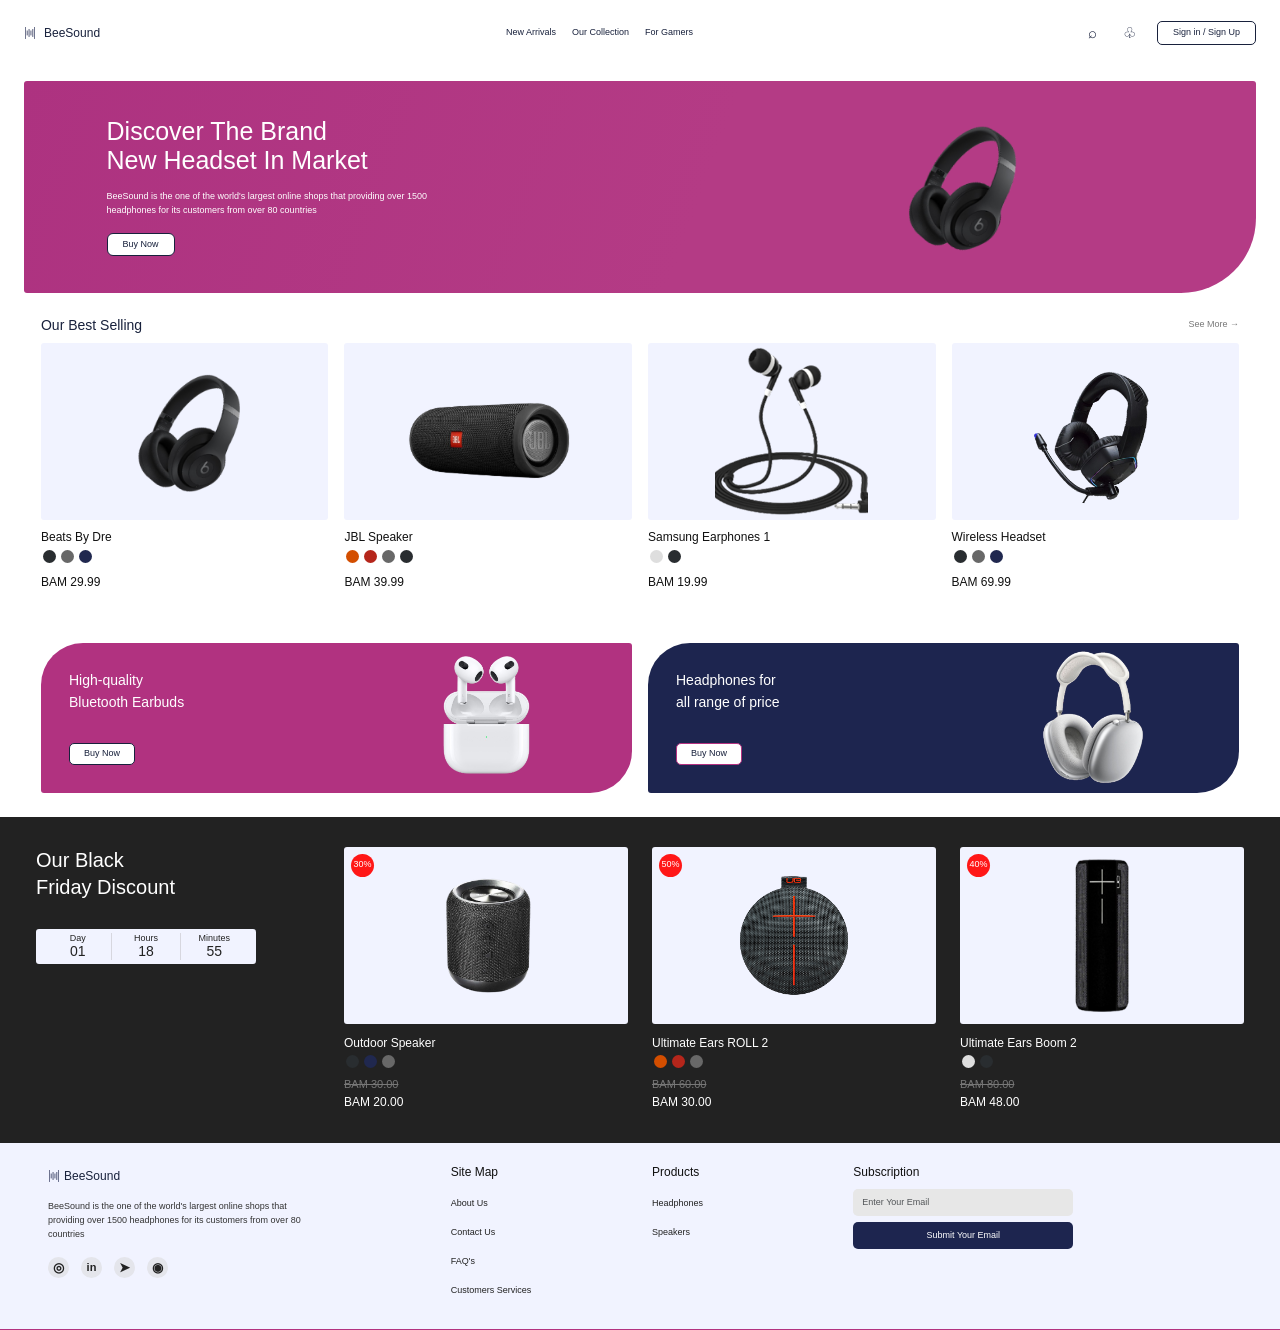
<file: index.html>
<!DOCTYPE html>
<html lang="en">

<head>
    <meta charset="UTF-8">
    <meta name="viewport" content="width=device-width, initial-scale=1.0">

    <title>BeeSound</title>

    <!-- Bootstrap CSS -->
    <link
        href="https://cdn.jsdelivr.net/npm/bootstrap@5.3.8/dist/css/bootstrap.min.css"
        rel="stylesheet">

    <!-- Custom CSS -->
    <link rel="stylesheet" href="try.css">
</head>

<body>

    <!-- Navbar -->
    <nav class="navbar navbar-expand-lg bg-white">
        <div class="container-fluid px-4">

            <!-- Logo -->
            <a class="navbar-brand d-flex align-items-center gap-2"
               href="index.html">

                <img src="Vector.svg"
                     alt="BeeSound Logo"
                     width="30"
                     height="30">

                <span>BeeSound</span>
            </a>

            <!-- Mobile Menu Button -->
            <button
                class="navbar-toggler"
                type="button"
                data-bs-toggle="collapse"
                data-bs-target="#mainNavbar"
                aria-controls="mainNavbar"
                aria-expanded="false"
                aria-label="Toggle navigation">

                <span class="navbar-toggler-icon"></span>
            </button>

            <!-- Navigation Links -->
            <div class="collapse navbar-collapse" id="mainNavbar">

                <ul class="navbar-nav mx-auto mb-2 mb-lg-0">

                    <li class="nav-item">
                        <a class="nav-link" href="#new-arrivals">
                            New Arrivals
                        </a>
                    </li>

                    <li class="nav-item">
                        <a class="nav-link" href="Our Collection.html">
                            Our Collection
                        </a>
                    </li>

                    <li class="nav-item">
                        <a class="nav-link" href="#black-friday">
                            For Gamers
                        </a>
                    </li>

                </ul>

                <!-- Navbar Actions -->
                <div class="navbar-actions d-flex align-items-center gap-3">

                    <button
                        class="btn icon-btn"
                        type="button"
                        aria-label="Search">
                        ⌕
                    </button>

                    <a
                        class="btn icon-btn"
                        href="cart.html"
                        aria-label="Shopping bag">
                        ♧
                    </a>

                    <a href="login.html" class="btn login-btn">
                        Sign in / Sign Up
                    </a>

                </div>

            </div>
        </div>
    </nav>


    <!-- Hero Banner -->
    <section class="container-fluid hero-container">

        <div class="hero-section">

            <div class="row align-items-center h-100">

                <!-- Text Content -->
                <div class="col-8 col-md-7 hero-content">

                    <h1>
                        Discover The Brand<br>
                        New Headset In Market
                    </h1>

                    <p>
                        BeeSound is the one of the world's largest online
                        shops that providing over 1500 headphones for its
                        customers from over 80 countries
                    </p>

                    <a href="Our Collection.html" class="btn buy-btn">
                        Buy Now
                    </a>

                </div>

                <!-- Headphone Image -->
                <div class="col-4 col-md-5 hero-image">

                    <img
                        src="headphone.png"
                        alt="Beats Headphones"
                        class="img-fluid">

                </div>

            </div>

        </div>

    </section>


   
<!-- Best Selling Section -->
<section class="container-fluid best-selling-section" id="new-arrivals">

    <div class="section-heading d-flex justify-content-between align-items-center">
        <h2>Our Best Selling</h2>

        <a href="Our Collection.html" class="see-more">
            See More →
        </a>
    </div>

    <div class="row g-3">

        <!-- Product 1 -->
        <div class="col-6 col-lg-3">
            <a href="product-details.html" class="product-card">
                <div class="product-image">
                    <img src="headphone.png" alt="Beats By Dre" class="img-fluid">
                </div>
                <h3>Beats By Dre</h3>
                <div class="product-colors">
                    <span class="color black"></span>
                    <span class="color gray"></span>
                    <span class="color navy"></span>
                </div>
                <p class="product-price">BAM 29.99</p>
            </a>
        </div>

        <!-- Product 2 -->
        <div class="col-6 col-lg-3">
            <a href="product-details.html" class="product-card">
                <div class="product-image">
                    <img src="item2.png" alt="JBL Speaker" class="img-fluid">
                </div>
                <h3>JBL Speaker</h3>
                <div class="product-colors">
                    <span class="color orange"></span>
                    <span class="color red"></span>
                    <span class="color gray"></span>
                    <span class="color black"></span>
                </div>
                <p class="product-price">BAM 39.99</p>
            </a>
        </div>

        <!-- Product 3 -->
        <div class="col-6 col-lg-3">
            <a href="product-details.html" class="product-card">
                <div class="product-image">
                    <img src="item3.png" alt="Samsung Earphones" class="img-fluid">
                </div>
                <h3>Samsung Earphones 1</h3>
                <div class="product-colors">
                    <span class="color light-gray"></span>
                    <span class="color black"></span>
                </div>
                <p class="product-price">BAM 19.99</p>
            </a>
        </div>

        <!-- Product 4 -->
        <div class="col-6 col-lg-3">
            <a href="product-details.html" class="product-card">
                <div class="product-image">
                    <img src="item4.png" alt="Wireless Headset" class="img-fluid">
                </div>
                <h3>Wireless Headset</h3>
                <div class="product-colors">
                    <span class="color black"></span>
                    <span class="color gray"></span>
                    <span class="color navy"></span>
                </div>
                <p class="product-price">BAM 69.99</p>
            </a>
        </div>

    </div>
</section>


<!-- Promotional Banners -->
<section class="container-fluid promo-section">

    <div class="row g-3">

        <!-- Earbuds Banner -->
        <div class="col-12 col-md-6">
            <div class="promo-card promo-pink">

                <div class="promo-content">
                    <h3>
                        High-quality<br>
                        Bluetooth Earbuds
                    </h3>

                    <a href="Our Collection.html" class="btn promo-btn">
                        Buy Now
                    </a>
                </div>

                <div class="promo-image">
                    <img src="new1.png" alt="Bluetooth Earbuds" class="img-fluid">
                </div>

            </div>
        </div>

        <!-- Headphones Banner -->
        <div class="col-12 col-md-6">
            <div class="promo-card promo-blue">

                <div class="promo-content">
                    <h3>
                        Headphones for<br>
                        all range of price
                    </h3>

                    <a href="Our Collection.html" class="btn promo-btn">
                        Buy Now
                    </a>
                </div>

                <div class="promo-image">
                    <img src="new3.png" alt="Over-ear Headphones" class="img-fluid">
                </div>

            </div>
        </div>

    </div>
</section>


<!-- Black Friday Section -->
<section class="black-friday-section" id="black-friday">

    <div class="container-fluid">
        <div class="row g-4 align-items-start">

            <!-- Title and Countdown -->
            <div class="col-12 col-md-3 black-friday-info">

                <h2>
                    Our Black<br>
                    Friday Discount
                </h2>

                <div class="countdown-box">

                    <div class="countdown-item">
                        <span>Day</span>
                        <strong>01</strong>
                    </div>

                    <div class="countdown-item">
                        <span>Hours</span>
                        <strong>18</strong>
                    </div>

                    <div class="countdown-item">
                        <span>Minutes</span>
                        <strong>55</strong>
                    </div>

                </div>

            </div>


            <!-- Product 1 -->
            <div class="col-6 col-md-3 col-lg-3">
                <a href="Our Collection.html" class="discount-product">

                    <div class="discount-image">
                        <span class="discount-badge">30%</span>
                        <img src="offer1.png"
                             alt="Outdoor Speaker"
                             class="img-fluid">
                    </div>

                    <h3>Outdoor Speaker</h3>

                    <div class="product-colors">
                        <span class="color black"></span>
                        <span class="color navy"></span>
                        <span class="color gray"></span>
                    </div>

                    <p class="old-price">BAM 30.00</p>
                    <p class="new-price">BAM 20.00</p>

                </a>
            </div>


            <!-- Product 2 -->
            <div class="col-6 col-md-3 col-lg-3">
                <a href="Our Collection.html" class="discount-product">

                    <div class="discount-image">
                        <span class="discount-badge">50%</span>
                        <img src="offer2.png"
                             alt="Ultimate Ears ROLL 2"
                             class="img-fluid">
                    </div>

                    <h3>Ultimate Ears ROLL 2</h3>

                    <div class="product-colors">
                        <span class="color orange"></span>
                        <span class="color red"></span>
                        <span class="color gray"></span>
                    </div>

                    <p class="old-price">BAM 60.00</p>
                    <p class="new-price">BAM 30.00</p>

                </a>
            </div>


            <!-- Product 3 -->
            <div class="col-6 col-md-3 col-lg-3">
                <a href="Our Collection.html" class="discount-product">

                    <div class="discount-image">
                        <span class="discount-badge">40%</span>
                        <img src="offer3.png"
                             alt="Ultimate Ears Boom 2"
                             class="img-fluid">
                    </div>

                    <h3>Ultimate Ears Boom 2</h3>

                    <div class="product-colors">
                        <span class="color light-gray"></span>
                        <span class="color black"></span>
                    </div>

                    <p class="old-price">BAM 80.00</p>
                    <p class="new-price">BAM 48.00</p>

                </a>
            </div>

        </div>
    </div>

</section>

<!-- Footer -->
<footer class="footer-section">

    <div class="container-fluid px-4 px-md-5">
        <div class="row g-4">

            <!-- Logo and Description -->
            <div class="col-12 col-md-4 col-lg-4 footer-about">

                <a href="index.html" class="footer-logo">
                    <img src="Vector.svg" alt="BeeSound Logo">
                    <span>BeeSound</span>
                </a>

                <p class="footer-description">
                    BeeSound is the one of the world's largest online
                    shops that providing over 1500 headphones for
                    its customers from over 80 countries
                </p>

                <!-- Social Media -->
                <div class="social-links">

                    <a href="#" aria-label="Instagram">
                        <span class="social-icon">◎</span>
                    </a>

                    <a href="#" aria-label="LinkedIn">
                        <span class="social-icon linkedin">in</span>
                    </a>

                    <a href="#" aria-label="Telegram">
                        <span class="social-icon">➤</span>
                    </a>

                    <a href="#" aria-label="WhatsApp">
                        <span class="social-icon">◉</span>
                    </a>

                </div>

            </div>


            <!-- Site Map -->
            <div class="col-6 col-md-2 footer-column">

                <h3>Site Map</h3>

                <ul class="list-unstyled">
                    <li><a href="#about">About Us</a></li>
                    <li><a href="#contact">Contact Us</a></li>
                    <li><a href="#faqs">FAQ's</a></li>
                    <li><a href="#services">Customers Services</a></li>
                </ul>

            </div>


            <!-- Products -->
            <div class="col-6 col-md-2 footer-column">

                <h3>Products</h3>

                <ul class="list-unstyled">
                    <li><a href="ourCollection.html">Headphones</a></li>
                    <li><a href="ourCollection.html">Speakers</a></li>
                </ul>

            </div>


            <!-- Subscription -->
            <div class="col-12 col-md-4 col-lg-4 footer-subscription">

                <h3>Subscription</h3>

                <form class="subscription-form">

                    <label for="email" class="visually-hidden">
                        Enter Your Email
                    </label>

                    <input
                        type="email"
                        id="email"
                        class="form-control"
                        placeholder="Enter Your Email"
                        required>

                    <button type="submit" class="btn subscribe-btn">
                        Submit Your Email
                    </button>

                </form>

            </div>

        </div>
    </div>

</footer>



    <!-- Bootstrap JavaScript -->
    <script
        src="https://cdn.jsdelivr.net/npm/bootstrap@5.3.8/dist/js/bootstrap.bundle.min.js">
    </script>

</body>
</html>
</file>
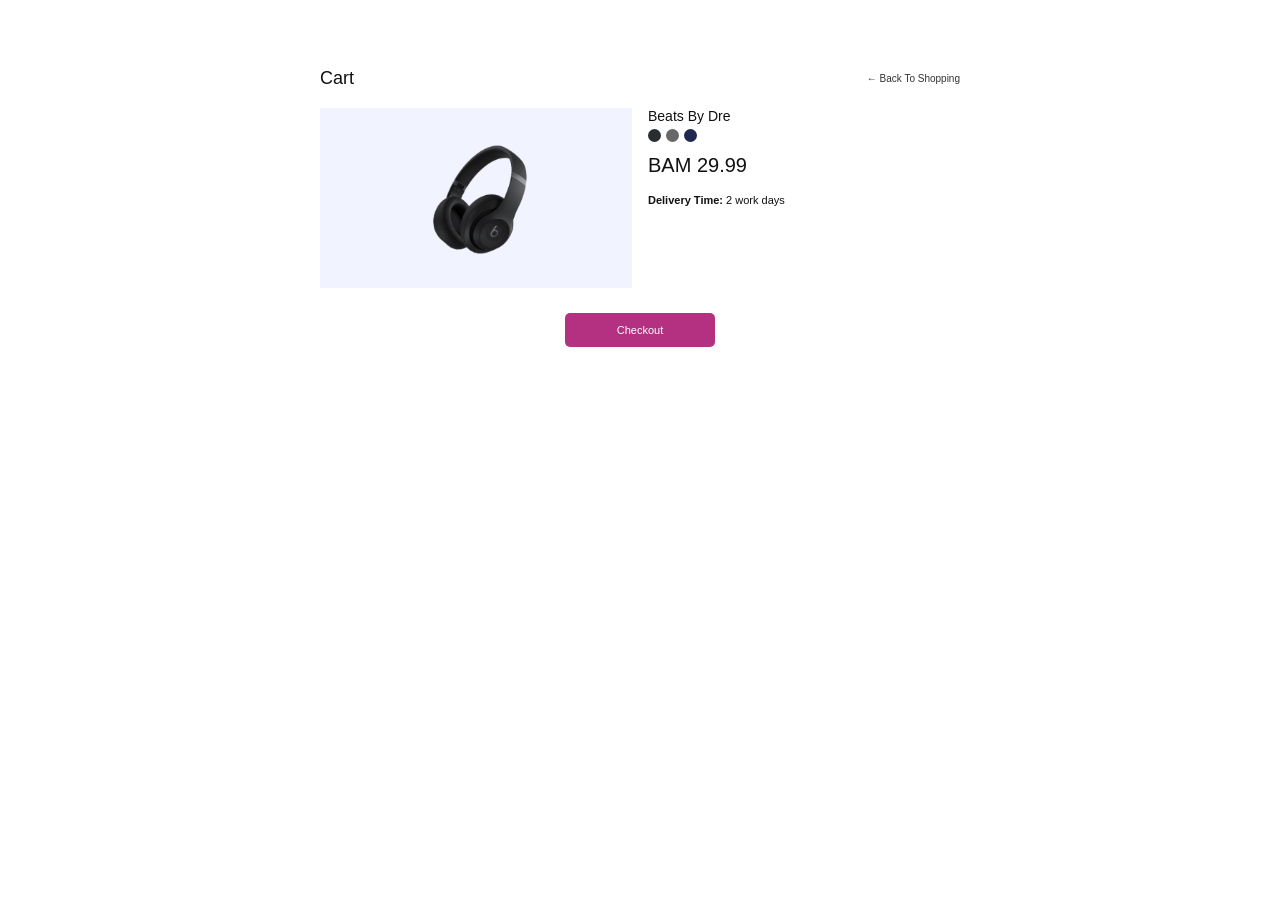
<file: cart.html>
<!DOCTYPE html>
<html lang="en">
<head>
    <meta charset="UTF-8">
    <meta name="viewport" content="width=device-width, initial-scale=1.0">
    <title>BeeSound - Cart</title>

    <link href="https://cdn.jsdelivr.net/npm/bootstrap@5.3.8/dist/css/bootstrap.min.css"
          rel="stylesheet">
    <link rel="stylesheet" href="cart.css">
</head>
<body>

<div class="container cart-page">

    <div class="page-header d-flex justify-content-between align-items-center">
        <h1>Cart</h1>
        <a href="Our Collection.html" class="back-link">← Back To Shopping</a>
    </div>

    <div class="row g-3">
        <div class="col-12 col-sm-6 col-md-6">
            <div class="cart-image">
                <img src="headphone.png" alt="Beats By Dre" class="img-fluid">
            </div>
        </div>

        <div class="col-12 col-sm-6 col-md-6">
            <div class="cart-info">
                <h2>Beats By Dre</h2>

                <div class="product-colors">
                    <span class="color black"></span>
                    <span class="color gray"></span>
                    <span class="color navy"></span>
                </div>

                <p class="price">BAM 29.99</p>
                <p class="delivery">
                    <strong>Delivery Time:</strong> 2 work days
                </p>
            </div>
        </div>
    </div>

    <div class="cart-footer">
        <a href="checkout.html" class="btn pink-btn">Checkout</a>
    </div>

</div>

</body>
</html>
</file>
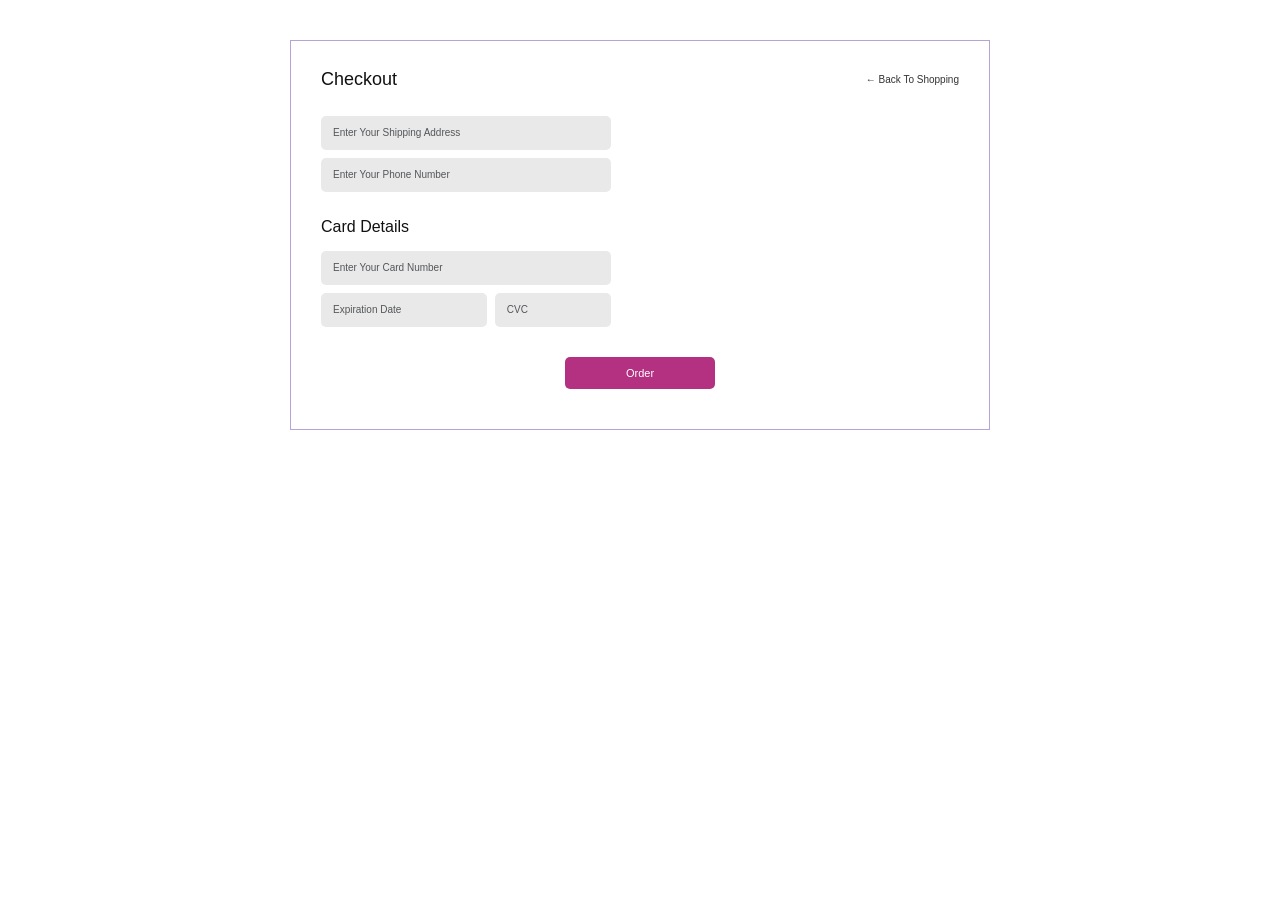
<file: checkout.html>
<!DOCTYPE html>
<html lang="en">
<head>
    <meta charset="UTF-8">
    <meta name="viewport" content="width=device-width, initial-scale=1.0">
    <title>BeeSound - Checkout</title>

    <link href="https://cdn.jsdelivr.net/npm/bootstrap@5.3.8/dist/css/bootstrap.min.css"
          rel="stylesheet">
    <link rel="stylesheet" href="checkout.css">
</head>
<body>

<div class="container checkout-page">

    <div class="page-header d-flex justify-content-between align-items-center">
        <h1>Checkout</h1>
        <a href="cart.html" class="back-link">← Back To Shopping</a>
    </div>

    <form action="#" method="post">

        <div class="shipping-fields">
            <label for="address" class="visually-hidden">Shipping Address</label>
            <input type="text" id="address" name="address"
                   class="form-control"
                   placeholder="Enter Your Shipping Address"
                   required>

            <label for="phone" class="visually-hidden">Phone Number</label>
            <input type="tel" id="phone" name="phone"
                   class="form-control"
                   placeholder="Enter Your Phone Number"
                   required>
        </div>

        <h2 class="card-title">Card Details</h2>

        <div class="payment-fields">
            <label for="cardNumber" class="visually-hidden">Card Number</label>
            <input type="text" id="cardNumber" name="cardNumber"
                   class="form-control"
                   placeholder="Enter Your Card Number"
                   inputmode="numeric"
                   autocomplete="cc-number"
                   required>

            <div class="row g-2">
                <div class="col-7">
                    <label for="expiry" class="visually-hidden">Expiration Date</label>
                    <input type="text" id="expiry" name="expiry"
                           class="form-control"
                           placeholder="Expiration Date"
                           autocomplete="cc-exp"
                           required>
                </div>

                <div class="col-5">
                    <label for="cvc" class="visually-hidden">CVC</label>
                    <input type="password" id="cvc" name="cvc"
                           class="form-control"
                           placeholder="CVC"
                           inputmode="numeric"
                           autocomplete="cc-csc"
                           required>
                </div>
            </div>
        </div>

        <div class="checkout-footer">
            <button type="submit" class="btn pink-btn">Order</button>
        </div>

    </form>

</div>

</body>
</html>
</file>
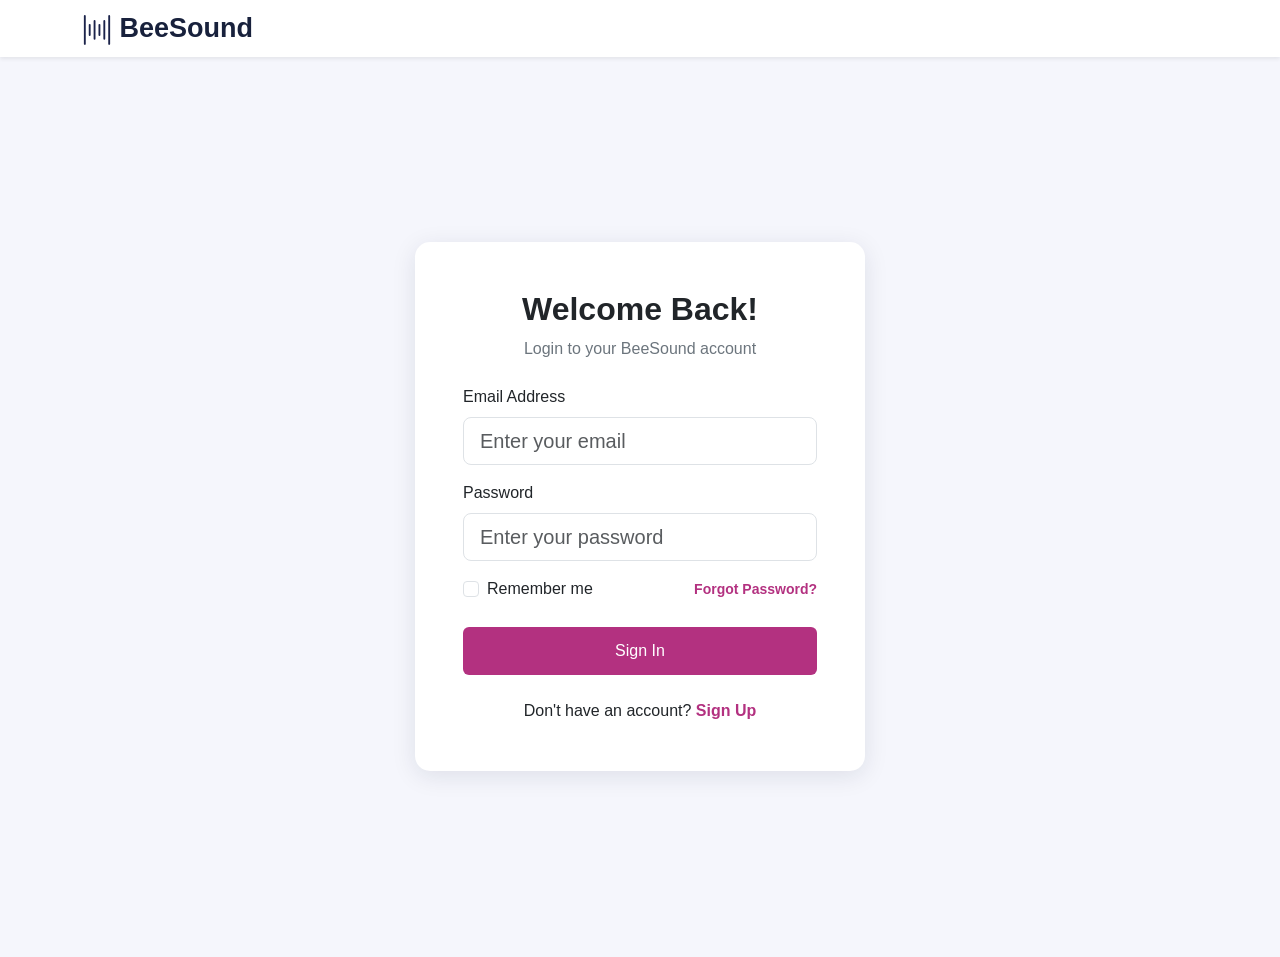
<file: login.html>
<!DOCTYPE html>
<html lang="en">

<head>
    <meta charset="UTF-8">
    <meta name="viewport" content="width=device-width, initial-scale=1.0">

    <title>BeeSound | Login & Sign Up</title>

    <!-- Bootstrap -->
    <link
        href="https://cdn.jsdelivr.net/npm/bootstrap@5.3.3/dist/css/bootstrap.min.css"
        rel="stylesheet"
    >

    <style>
        body {
            background: #f5f6fc;
            font-family: Arial, sans-serif;
            color: #18213c;
        }

        .logo {
            font-size: 27px;
            font-weight: bold;
            text-decoration: none;
            color: #18213c;
        }

        .auth-card {
            width: 100%;
            max-width: 450px;
            border: none;
            border-radius: 15px;
            box-shadow: 0 5px 25px rgba(24, 33, 60, 0.1);
        }

        .btn-main {
            background: #b33180;
            color: white;
            border: none;
            padding: 12px;
        }

        .btn-main:hover {
            background: #982567;
            color: white;
        }

        .custom-link {
            color: #b33180;
            text-decoration: none;
            font-weight: bold;
            cursor: pointer;
        }

        .custom-link:hover {
            text-decoration: underline;
        }

        .form-control:focus {
            border-color: #b33180;
            box-shadow: 0 0 0 0.2rem rgba(179, 49, 128, 0.15);
        }
    </style>
</head>

<body>

    <!-- Navbar -->
    <nav class="navbar bg-white shadow-sm">
        <div class="container">
            <a href="index.html" class="logo">  <img src="Vector.svg"
                     alt="BeeSound Logo"
                     width="30"
                     height="30">

                <span>BeeSound</span>
            </a>

        </div>
    </nav>

    <!-- Auth Section -->
    <section class="container min-vh-100 d-flex justify-content-center align-items-center py-4">

        <div class="card auth-card">
            <div class="card-body p-4 p-md-5">

                <!-- LOGIN FORM -->
                <div id="loginSection">

                    <h2 class="text-center fw-bold mb-2">
                        Welcome Back!
                    </h2>

                    <p class="text-center text-secondary mb-4">
                        Login to your BeeSound account
                    </p>

                    <form id="loginForm">

                        <div class="mb-3">
                            <label for="loginEmail" class="form-label">
                                Email Address
                            </label>

                            <input
                                type="email"
                                id="loginEmail"
                                class="form-control form-control-lg"
                                placeholder="Enter your email"
                                required
                            >
                        </div>

                        <div class="mb-3">
                            <label for="loginPassword" class="form-label">
                                Password
                            </label>

                            <input
                                type="password"
                                id="loginPassword"
                                class="form-control form-control-lg"
                                placeholder="Enter your password"
                                required
                            >
                        </div>

                        <div class="d-flex justify-content-between align-items-center mb-4">
                            <div class="form-check">
                                <input
                                    type="checkbox"
                                    class="form-check-input"
                                    id="remember"
                                >

                                <label for="remember" class="form-check-label">
                                    Remember me
                                </label>
                            </div>

                            <a href="#" id="forgotPassword" class="custom-link small">
                                Forgot Password?
                            </a>
                        </div>

                        <button type="submit" class="btn btn-main w-100">
                            Sign In
                        </button>

                    </form>

                    <div id="loginMessage" class="text-center mt-3"></div>

                    <p class="text-center mt-4 mb-0">
                        Don't have an account?
                        <a class="custom-link" id="showSignup">
                            Sign Up
                        </a>
                    </p>

                </div>

                <!-- SIGN UP FORM -->
                <div id="signupSection" class="d-none">

                    <h2 class="text-center fw-bold mb-2">
                        Create Account
                    </h2>

                    <p class="text-center text-secondary mb-4">
                        Join BeeSound today!
                    </p>

                    <form id="signupForm">

                        <div class="mb-3">
                            <label for="fullName" class="form-label">
                                Full Name
                            </label>

                            <input
                                type="text"
                                id="fullName"
                                class="form-control"
                                placeholder="Enter your full name"
                                minlength="3"
                                required
                            >
                        </div>

                        <div class="mb-3">
                            <label for="signupEmail" class="form-label">
                                Email Address
                            </label>

                            <input
                                type="email"
                                id="signupEmail"
                                class="form-control"
                                placeholder="Enter your email"
                                required
                            >
                        </div>

                        <div class="mb-3">
                            <label for="signupPassword" class="form-label">
                                Password
                            </label>

                            <input
                                type="password"
                                id="signupPassword"
                                class="form-control"
                                placeholder="At least 8 characters"
                                minlength="8"
                                required
                            >
                        </div>

                        <div class="mb-3">
                            <label for="confirmPassword" class="form-label">
                                Confirm Password
                            </label>

                            <input
                                type="password"
                                id="confirmPassword"
                                class="form-control"
                                placeholder="Confirm your password"
                                minlength="8"
                                required
                            >
                        </div>

                        <div class="form-check mb-4">
                            <input
                                type="checkbox"
                                id="terms"
                                class="form-check-input"
                                required
                            >

                            <label for="terms" class="form-check-label">
                                I agree to the Terms and Conditions
                            </label>
                        </div>

                        <button type="submit" class="btn btn-main w-100">
                            Create Account
                        </button>

                    </form>

                    <div id="signupMessage" class="text-center mt-3"></div>

                    <p class="text-center mt-4 mb-0">
                        Already have an account?
                        <a class="custom-link" id="showLogin">
                            Sign In
                        </a>
                    </p>

                </div>

            </div>
        </div>

    </section>

    <!-- JavaScript -->
    <script>
        const loginSection = document.getElementById("loginSection");
        const signupSection = document.getElementById("signupSection");

        // Switch between forms
        document.getElementById("showSignup").addEventListener("click", function () {
            loginSection.classList.add("d-none");
            signupSection.classList.remove("d-none");
        });

        document.getElementById("showLogin").addEventListener("click", function () {
            signupSection.classList.add("d-none");
            loginSection.classList.remove("d-none");
        });

        // Sign Up validation
        document.getElementById("signupForm").addEventListener("submit", function (event) {
            event.preventDefault();

            const password = document.getElementById("signupPassword").value;
            const confirmPassword = document.getElementById("confirmPassword").value;
            const message = document.getElementById("signupMessage");

            if (password !== confirmPassword) {
                message.textContent = "Passwords do not match!";
                message.className = "text-center mt-3 text-danger";
                return;
            }

            message.textContent =
                "Validation successful! Account creation requires an authentication system.";
            message.className = "text-center mt-3 text-success";
        });

        // Sign In validation
        document.getElementById("loginForm").addEventListener("submit", function (event) {
            event.preventDefault();

            document.getElementById("loginMessage").textContent =
                "Please connect an authentication system to sign in.";

            document.getElementById("loginMessage").className =
                "text-center mt-3 text-danger";
        });

        // Forgot Password
        document.getElementById("forgotPassword").addEventListener("click", function (event) {
            event.preventDefault();
            alert("Password recovery is not configured yet.");
        });
    </script>

</body>
</html>
</file>
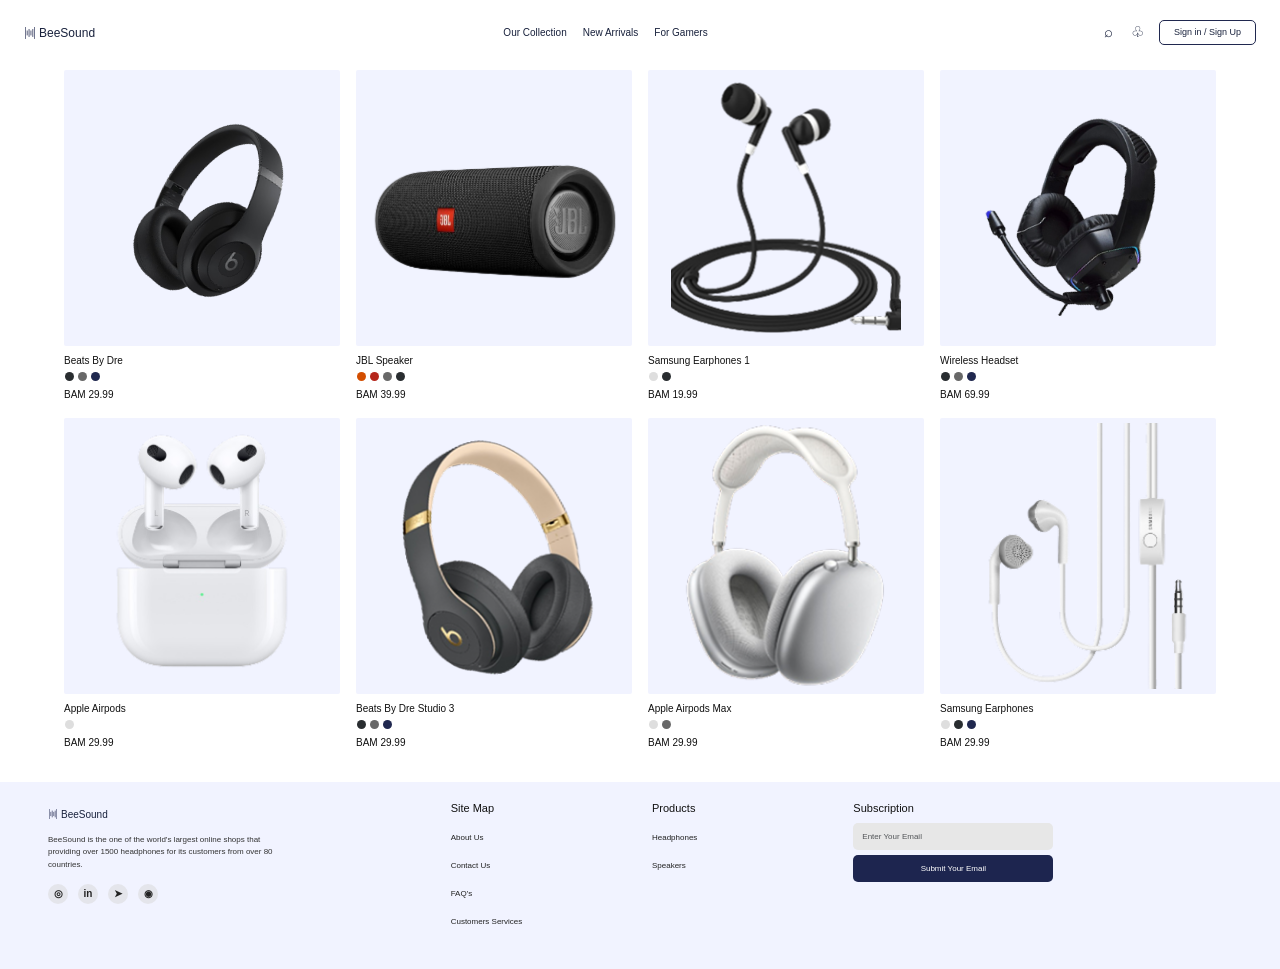
<file: Our Collection.html>
<!DOCTYPE html>
<html lang="en">
<head>
    <meta charset="UTF-8">
    <meta name="viewport" content="width=device-width, initial-scale=1.0">

    <title>BeeSound | Our Collection</title>

    <!-- Bootstrap CSS -->
    <link href="https://cdn.jsdelivr.net/npm/bootstrap@5.3.8/dist/css/bootstrap.min.css"
          rel="stylesheet">

    <!-- Custom CSS -->
    <link rel="stylesheet" href="collection.css">
</head>

<body>

<!-- ================= NAVBAR ================= -->
<nav class="navbar navbar-expand-lg bg-white">
    <div class="container-fluid px-4">

        <a class="navbar-brand d-flex align-items-center" href="index.html">
            <img src="Vector.svg" alt="BeeSound Logo">
            <span>BeeSound</span>
        </a>

        <button class="navbar-toggler" type="button"
                data-bs-toggle="collapse"
                data-bs-target="#mainNavbar"
                aria-controls="mainNavbar"
                aria-expanded="false"
                aria-label="Toggle navigation">
            <span class="navbar-toggler-icon"></span>
        </button>

        <div class="collapse navbar-collapse" id="mainNavbar">

            <ul class="navbar-nav mx-auto">
                <li class="nav-item">
                    <a class="nav-link" href="Our Collection.html">Our Collection</a>
                </li>
                <li class="nav-item">
                    <a class="nav-link" href="try.html">New Arrivals</a>
                </li>
                <li class="nav-item">
                    <a class="nav-link" href="try.html#black-friday">For Gamers</a>
                </li>
            </ul>

            <div class="nav-actions d-flex align-items-center gap-3">
                <button class="icon-btn" type="button" aria-label="Search">⌕</button>
                <a class="icon-btn" href="cart.html" aria-label="Shopping bag">♧</a>
                <a href="login.html" class="btn login-btn">Sign in / Sign Up</a>
            </div>

        </div>
    </div>
</nav>


<!-- ================= PRODUCT COLLECTION ================= -->
<main class="container-fluid collection-section">

    <div class="row g-2 g-md-3">

        <!-- Product 1 -->
        <div class="col-6 col-md-4 col-lg-3"><a href="product-details.html?product=beats" class="product-card">
                <div class="product-image">
                    <img src="headphone.png" alt="Beats By Dre">
                </div>
                <h2>Beats By Dre</h2>
                <div class="product-colors">
                    <span class="color black"></span>
                    <span class="color gray"></span>
                    <span class="color navy"></span>
                </div>
                <p class="product-price">BAM 29.99</p>
            </a>
        </div>

        <!-- Product 2 -->
        <div class="col-6 col-md-4 col-lg-3">
           <a href="product-details.html?product=jbl" class="product-card">
                <div class="product-image">
                    <img src="item2.png" alt="JBL Speaker">
                </div>
                <h2>JBL Speaker</h2>
                <div class="product-colors">
                    <span class="color orange"></span>
                    <span class="color red"></span>
                    <span class="color gray"></span>
                    <span class="color black"></span>
                </div>
                <p class="product-price">BAM 39.99</p>
            </a>
        </div>

        <!-- Product 3 -->
        <div class="col-6 col-md-4 col-lg-3">
           <a href="product-details.html?product=samsung" class="product-card">
                <div class="product-image">
                    <img src="item3.png" alt="Samsung Earphones 1">
                </div>
                <h2>Samsung Earphones 1</h2>
                <div class="product-colors">
                    <span class="color light-gray"></span>
                    <span class="color black"></span>
                </div>
                <p class="product-price">BAM 19.99</p>
            </a>
        </div>

        <!-- Product 4 -->
        <div class="col-6 col-md-4 col-lg-3">
            <a href="product-details.html?product=wireless" class="product-card">
                <div class="product-image">
                    <img src="item4.png" alt="Wireless Headset">
                </div>
                <h2>Wireless Headset</h2>
                <div class="product-colors">
                    <span class="color black"></span>
                    <span class="color gray"></span>
                    <span class="color navy"></span>
                </div>
                <p class="product-price">BAM 69.99</p>
            </a>
        </div>

        <!-- Product 5 -->
        <div class="col-6 col-md-4 col-lg-3">
          <a href="product-details.html?product=airpods" class="product-card">
                <div class="product-image">
                    <img src="new1.png" alt="Apple Airpods">
                </div>
                <h2>Apple Airpods</h2>
                <div class="product-colors">
                    <span class="color light-gray"></span>
                </div>
                <p class="product-price">BAM 29.99</p>
            </a>
        </div>

        <!-- Product 6 -->
        <div class="col-6 col-md-4 col-lg-3">
           <a href="product-details.html?product=studio3" class="product-card">
                <div class="product-image">
                    <img src="new2.png" alt="Beats By Dre Studio 3">
                </div>
                <h2>Beats By Dre Studio 3</h2>
                <div class="product-colors">
                    <span class="color black"></span>
                    <span class="color gray"></span>
                    <span class="color navy"></span>
                </div>
                <p class="product-price">BAM 29.99</p>
            </a>
        </div>

        <!-- Product 7 -->
        <div class="col-6 col-md-4 col-lg-3">
            
<a href="product-details.html?product=airpodsmax" class="product-card">
                <div class="product-image">
                    <img src="new3.png" alt="Apple Airpods Max">
                </div>
                <h2>Apple Airpods Max</h2>
                <div class="product-colors">
                    <span class="color light-gray"></span>
                    <span class="color gray"></span>
                </div>
                <p class="product-price">BAM 29.99</p>
            </a>
        </div>

        <!-- Product 8 -->
        <div class="col-6 col-md-4 col-lg-3">
         <a href="product-details.html?product=samsungnew" class="product-card">
                <div class="product-image">
                    <img src="new4.png" alt="Samsung Earphones">
                </div>
                <h2>Samsung Earphones</h2>
                <div class="product-colors">
                    <span class="color light-gray"></span>
                    <span class="color black"></span>
                    <span class="color navy"></span>
                </div>
                <p class="product-price">BAM 29.99</p>
            </a>
        </div>

    </div>
</main>


<!-- ================= FOOTER ================= -->
<footer class="footer-section">
    <div class="container-fluid px-4 px-md-5">

        <div class="row g-4">

            <!-- About -->
            <div class="col-12 col-md-4 footer-about">

                <a href="index.html" class="footer-logo">
                    <img src="Vector.svg" alt="">
                    <span>BeeSound</span>
                </a>

                <p class="footer-description">
                    BeeSound is the one of the world's largest online
                    shops that providing over 1500 headphones for its
                    customers from over 80 countries.
                </p>

                <div class="social-links">
                    <a href="#" aria-label="Instagram">◎</a>
                    <a href="#" aria-label="LinkedIn">in</a>
                    <a href="#" aria-label="Telegram">➤</a>
                    <a href="#" aria-label="WhatsApp">◉</a>
                </div>
            </div>

            <!-- Site Map -->
            <div class="col-6 col-md-2 footer-column">
                <h3>Site Map</h3>
                <ul class="list-unstyled">
                    <li><a href="#about">About Us</a></li>
                    <li><a href="#contact">Contact Us</a></li>
                    <li><a href="#faqs">FAQ's</a></li>
                    <li><a href="#services">Customers Services</a></li>
                </ul>
            </div>

            <!-- Products -->
            <div class="col-6 col-md-2 footer-column">
                <h3>Products</h3>
                <ul class="list-unstyled">
                    <li><a href="Our Collection.html">Headphones</a></li>
                    <li><a href="Our Collection.html">Speakers</a></li>
                </ul>
            </div>

            <!-- Subscription -->
            <div class="col-12 col-md-4 footer-subscription">
                <h3>Subscription</h3>

                <form class="subscription-form">
                    <label for="email" class="visually-hidden">
                        Enter Your Email
                    </label>

                    <input type="email" id="email"
                           class="form-control"
                           placeholder="Enter Your Email"
                           required>

                    <button type="submit" class="btn subscribe-btn">
                        Submit Your Email
                    </button>
                </form>
            </div>

        </div>
    </div>
</footer>


<script src="https://cdn.jsdelivr.net/npm/bootstrap@5.3.8/dist/js/bootstrap.bundle.min.js"></script>

</body>
</html>
</file>
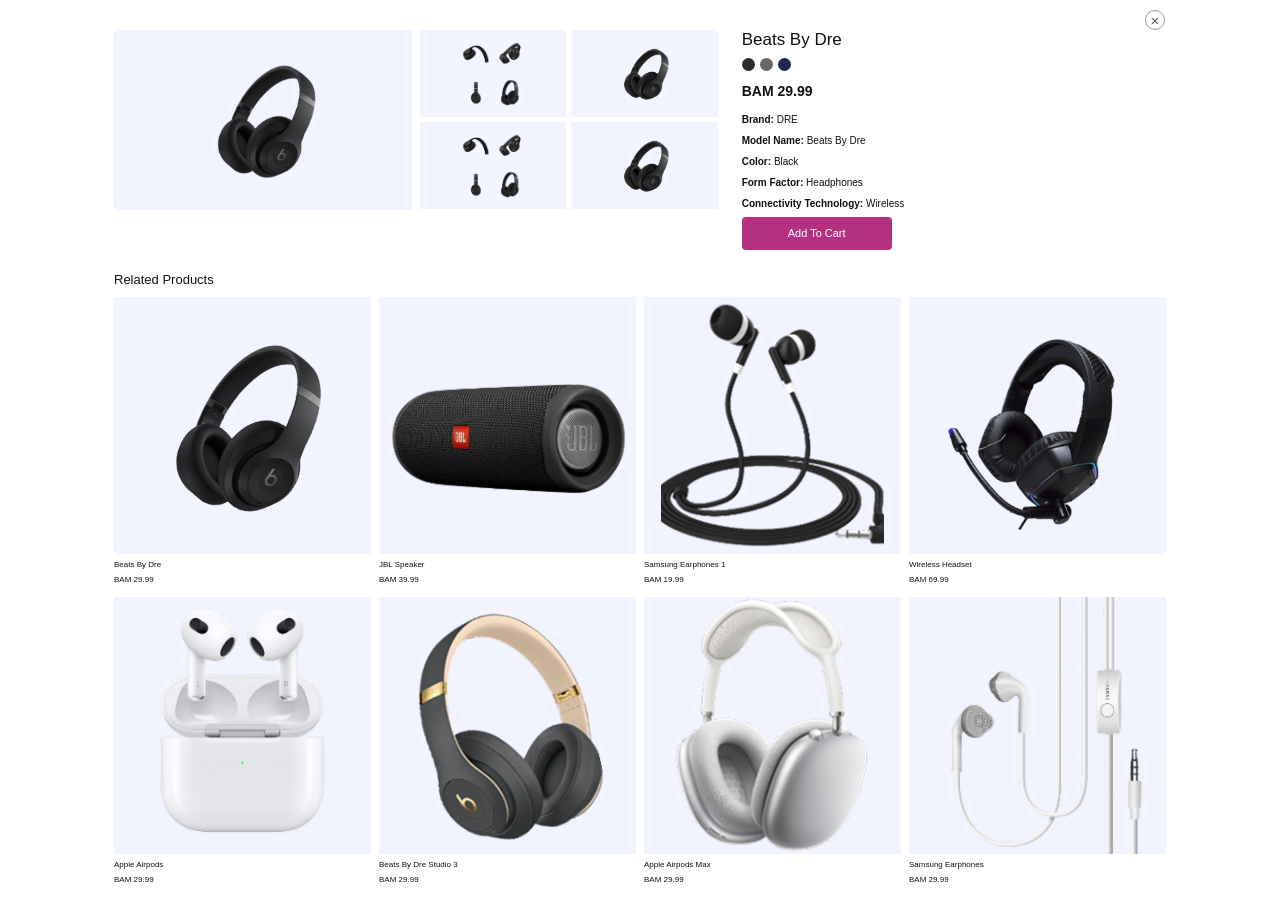
<file: product-details.html>
<!DOCTYPE html>
<html lang="en">
<head>
    <meta charset="UTF-8">
    <meta name="viewport" content="width=device-width, initial-scale=1.0">

    <title>BeeSound | Product Details</title>

    <link href="https://cdn.jsdelivr.net/npm/bootstrap@5.3.8/dist/css/bootstrap.min.css"
          rel="stylesheet">

    <link rel="stylesheet" href="product-details.css">
</head>

<body>

<main class="container product-page">

    <a href="Our Collection.html" class="close-btn" aria-label="Back to collection">
        &times;
    </a>

    <div class="row g-4 product-details">

        <!-- Product Images -->
        <div class="col-12 col-md-7">
            <div class="row g-2 product-gallery">

                <div class="col-6">
                    <div class="main-image">
                        <img id="mainProductImage" src="headphone.png"
                             alt="Product image">
                    </div>
                </div>

                <div class="col-6">
                    <div class="extra-images" id="extraImages"></div>
                </div>

            </div>
        </div>

        <!-- Product Information -->
        <div class="col-12 col-md-5 product-info">

            <h1 id="productName">Beats By Dre</h1>

            <div class="product-colors" id="productColors"></div>

            <p class="details-price" id="productPrice">BAM 29.99</p>

            <div class="specifications">
                <p><strong>Brand:</strong> <span id="productBrand"></span></p>
                <p><strong>Model Name:</strong> <span id="productModel"></span></p>
                <p><strong>Color:</strong> <span id="productColor"></span></p>
                <p><strong>Form Factor:</strong> <span id="productForm"></span></p>
                <p><strong>Connectivity Technology:</strong> <span id="productConnectivity"></span></p>
            </div>

            <a href="cart.html" class="btn add-to-cart">Add To Cart</a>

        </div>
    </div>

    <!-- Related Products -->
    <section class="related-section">
        <h2>Related Products</h2>
        <div class="row row-cols-4 row-cols-md-8 g-2" id="relatedProducts"></div>
    </section>

</main>

<script src="product-details.js"></script>
</body>
</html>
</file>
<file: try.css>
/* =========================
   General
========================= */

* {
    margin: 0;
    padding: 0;
    box-sizing: border-box;
}

body {
    font-family: Arial, sans-serif;
    color: #18213c;
    background-color: #fff;
}


/* =========================
   Navbar
========================= */

.navbar {
    padding: 16px 0;
    background-color: #fff;
}

.navbar-brand {
    color: #18213c;
    font-size: 12px;
    font-weight: 400;
    white-space: nowrap;
}

.navbar-brand:hover {
    color: #18213c;
}

.navbar-brand img {
    width: 12px;
    height: 12px;
    object-fit: contain;
}

.navbar-nav .nav-link {
    color: #18213c;
    font-size: 9px;
    padding: 10px 20px;
    transition: color 0.3s ease;
}

.navbar-nav .nav-link:hover {
    color: #b33180;
}


/* Navbar Icons */

.icon-btn {
    color: #18213c;
    font-size: 15px;
    line-height: 1;
    padding: 5px;
    border: none;
    background: transparent;
    text-decoration: none;
}

.icon-btn:hover {
    color: #b33180;
}


/* Sign In Button */

.login-btn {
    background-color: #fff;
    color: #18213c;
    border: 1px solid #18213c;
    border-radius: 5px;
    padding: 4px 15px;
    font-size: 9px;
    white-space: nowrap;
}

.login-btn:hover {
    background-color: #b33180;
    color: #fff;
}


/* =========================
   Hero Container
========================= */

.hero-container {
    padding-left: 24px;
    padding-right: 24px;
    margin-top: 15px;
}


/* =========================
   Hero Banner
========================= */

.hero-section {
    width: 100%;
    height: 212px;
    padding: 20px 6.7%;
    position: relative;

    background: linear-gradient(
        110deg,
        #ad3280 0%,
        #b43b85 55%,
        #b43b85 100%
    );

    color: #fff;

    /* Large bottom-right curved corner */
    border-radius: 3px;
    border-bottom-right-radius: 75px;

    overflow: hidden;
}


/* Hero Text */

.hero-content {
    color: #fff;
    position: relative;
    z-index: 1;
}

.hero-content h1 {
    color: #fff;
    font-size: clamp(20px, 2.5vw, 25px);
    font-weight: 400;
    line-height: 1.18;
    margin-bottom: 13px;
}

.hero-content p {
    color: #fff;
    font-size: 9px;
    line-height: 1.6;
    max-width: 340px;
    margin-bottom: 14px;
}


/* Buy Now Button */

.buy-btn {
    background-color: #fff;
    color: #18213c;
    border: 1px solid #18213c;
    border-radius: 6px;
    font-size: 9px;
    padding: 4px 15px;
}

.buy-btn:hover {
    background-color: #18213c;
    color: #fff;
}


/* Headphone Image */

.hero-image {
    height: 100%;
    display: flex;
    align-items: center;
    justify-content: center;
}

.hero-image img {
    display: block;
    width: 190px;
    height: 190px;
    max-width: 100%;
    object-fit: contain;
}




/* =========================
   Tablet
========================= */

@media (max-width: 991.98px) {

    .navbar-collapse {
        padding-top: 15px;
    }

    .navbar-nav .nav-link {
        padding: 10px 0;
    }

    .navbar-actions {
        flex-wrap: wrap;
        padding: 10px 0;
    }

    .hero-section {
        padding-left: 5%;
        padding-right: 5%;
    }

    .hero-content h1 {
        font-size: 22px;
    }

    .hero-image img {
        width: 165px;
        height: 165px;
    }
}


/* =========================
   Mobile
========================= */

@media (max-width: 767.98px) {

    .hero-container {
        padding-left: 15px;
        padding-right: 15px;
    }

    .hero-section {
        height: auto;
        min-height: 240px;
        padding: 24px 15px;
        border-bottom-right-radius: 55px;
    }

    .hero-content h1 {
        font-size: clamp(15px, 3vw, 21px);
        line-height: 1.3;
        margin-bottom: 10px;
    }

    .hero-content p {
        font-size: 9px;
        line-height: 1.5;
        overflow-wrap: break-word;
    }

    .hero-image img {
        width: 145px;
        height: 145px;
    }

    .products-section {
        padding-left: 15px;
        padding-right: 15px;
    }
}


/* =========================
   Small Mobile
========================= */

@media (max-width: 480px) {

    .navbar-brand {
        font-size: 11px;
    }

    .hero-section {
        min-height: 220px;
        padding: 20px 10px;
        border-bottom-right-radius: 45px;
    }

    .hero-content h1 {
        font-size: 15px;
    }

    .hero-content p {
        font-size: 8px;
    }

    .buy-btn {
        font-size: 8px;
        padding: 4px 10px;
    }

    .hero-image img {
        width: 110px;
        height: 120px;
    }
}


/* =========================
   Very Small Mobile
========================= */

@media (max-width: 360px) {

    .hero-section {
        padding: 16px 8px;
        border-bottom-right-radius: 35px;
    }

    .hero-content h1 {
        font-size: 13px;
    }

    .hero-content p {
        font-size: 7px;
    }

    .hero-image img {
        width: 90px;
        height: 100px;
    }

    .login-btn {
        padding: 5px 8px;
        font-size: 8px;
    }
}

/* =========================
   Best Selling
========================= */

.best-selling-section {
    padding: 12px 3.2%;
    margin-top: 12px;
}

.section-heading {
    margin-bottom: 10px;
}

.section-heading h2 {
    color: #18213c;
    font-size: 14px;
    font-weight: 400;
    margin: 0;
}

.see-more {
    color: #777;
    font-size: 9px;
    text-decoration: none;
}

.see-more:hover {
    color: #b33180;
}


/* Product Card */

.product-card {
    display: block;
    color: #111;
    text-decoration: none;
}

.product-image {
    width: 100%;
    height: 177px;
    background: #f1f3ff;
    border-radius: 3px;
    display: flex;
    justify-content: center;
    align-items: center;
    overflow: hidden;
    margin-bottom: 10px;
}

.product-image img {
    width: 100%;
    height: 100%;
    object-fit: contain;
    transition: transform 0.3s ease;
}

.product-card:hover .product-image img {
    transform: scale(1.04);
}

.product-card h3 {
    font-size: 12px;
    font-weight: 400;
    margin: 0 0 5px;
}

.product-colors {
    display: flex;
    align-items: center;
    gap: 5px;
    margin: 0 0 10px 2px;
}

.color {
    display: inline-block;
    width: 13px;
    height: 13px;
    border-radius: 50%;
}

.black {
    background: #292d30;
}

.gray {
    background: #686868;
}

.navy {
    background: #20284f;
}

.orange {
    background: #d34e00;
}

.red {
    background: #b5261b;
}

.light-gray {
    background: #dedede;
}

.product-price {
    font-size: 12px;
    color: #111;
    margin: 0;
}


/* =========================
   Promotional Banners
========================= */

.promo-section {
    padding: 0 3.2% 24px;
    margin-top: 40px;
  
    padding-top: 0;
}

.promo-card {
    width: 100%;
    height: 150px;
    display: flex;
    align-items: center;
    justify-content: space-between;
    padding: 15px 28px;
    overflow: hidden;
    border-radius: 42px 3px 42px 3px;
}

.promo-pink {
    background: #b13280;
    color: #fff;
}

.promo-blue {
    background: #1d254f;
    color: #fff;
}

.promo-content {
    position: relative;
    z-index: 1;
    flex: 1;
}

.promo-content h3 {
    font-size: 14px;
    font-weight: 400;
    line-height: 1.55;
    margin: 0 0 28px;
    color: #fff;
}

.promo-btn {
    background: #fff;
    color: #18213c;
    border: 1px solid #18213c;
    border-radius: 5px;
    padding: 3px 14px;
    font-size: 9px;
}

.promo-blue .promo-btn {
    border-color: #b33180;
}

.promo-btn:hover {
    background: #18213c;
    color: #fff;
}

.promo-image {
    width: 44%;
    height: 100%;
    display: flex;
    align-items: center;
    justify-content: center;
    flex-shrink: 0;
}

.promo-image img {
    max-width: 100%;
    width: 145px;
    height: 135px;
    object-fit: contain;
}


/* =========================
   Tablet
========================= */

@media (max-width: 991.98px) {

    .product-image {
        height: 150px;
    }

    .promo-card {
        padding: 12px 18px;
    }

    .promo-content h3 {
        font-size: 12px;
    }

    .promo-image img {
        width: 120px;
    }
}


/* =========================
   Mobile
========================= */

@media (max-width: 575.98px) {

    .best-selling-section {
        padding-left: 15px;
        padding-right: 15px;
    }

    .product-image {
        height: 145px;
    }

    .product-card h3 {
        font-size: 11px;
    }

    .product-price {
        font-size: 11px;
    }

    .promo-section {
        margin-top: 25px;
        padding-left: 15px;
        padding-right: 15px;
    }

    .promo-card {
        height: 145px;
        padding: 12px 18px;
        border-radius: 32px 3px 32px 3px;
    }

    .promo-content h3 {
        font-size: 13px;
        margin-bottom: 18px;
    }

    .promo-image {
        width: 40%;
    }

    .promo-image img {
        width: 110px;
        height: 120px;
    }
}


/* Very Small Mobile */

@media (max-width: 360px) {

    .product-image {
        height: 115px;
    }

    .promo-card {
        padding: 10px;
    }

    .promo-content h3 {
        font-size: 11px;
    }

    .promo-image img {
        width: 90px;
    }
}



/* =========================
   Black Friday Section
========================= */

.black-friday-section {
    background-color: #222;
    color: #fff;
    padding: 30px 24px 32px;
}

.black-friday-info {
    padding-top: 0;
}

.black-friday-info h2 {
    color: #fff;
    font-size: 20px;
    font-weight: 400;
    line-height: 1.35;
    margin-bottom: 28px;
}


/* Countdown */

.countdown-box {
    display: flex;
    align-items: center;
    justify-content: space-around;
    max-width: 220px;
    min-height: 35px;
    padding: 4px 8px;
    background: #f1f3ff;
    border-radius: 3px;
    color: #222;
}

.countdown-item {
    display: flex;
    flex-direction: column;
    align-items: center;
    flex: 1;
    line-height: 1.2;
}

.countdown-item + .countdown-item {
    border-left: 1px solid #d7d7df;
}

.countdown-item span {
    font-size: 9px;
}

.countdown-item strong {
    font-size: 14px;
    font-weight: 400;
}


/* Discount Product */

.discount-product {
    display: block;
    color: #fff;
    text-decoration: none;
}

.discount-image {
    position: relative;
    display: flex;
    align-items: center;
    justify-content: center;
    height: 177px;
    width: 100%;
    background: #f1f3ff;
    border-radius: 3px;
    overflow: hidden;
    margin-bottom: 12px;
}

.discount-image img {
    width: 100%;
    height: 100%;
    padding: 12px;
    object-fit: contain;
    transition: transform 0.3s ease;
}

.discount-product:hover .discount-image img {
    transform: scale(1.04);
}


/* Discount Badge */

.discount-badge {
    position: absolute;
    top: 7px;
    left: 7px;
    z-index: 2;
    display: flex;
    align-items: center;
    justify-content: center;
    width: 23px;
    height: 23px;
    border-radius: 50%;
    background: #ff1717;
    color: #fff;
    font-size: 9px;
    font-weight: 500;
}


/* Product Details */

.discount-product h3 {
    font-size: 12px;
    font-weight: 400;
    margin-bottom: 5px;
    color: #fff;
}

.discount-product .product-colors {
    margin-bottom: 8px;
}

.discount-product .color {
    width: 13px;
    height: 13px;
}

.old-price {
    color: #777;
    font-size: 11px;
    text-decoration: line-through;
    margin: 0;
}

.new-price {
    color: #fff;
    font-size: 12px;
    margin: 0;
}


/* =========================
   Tablet
========================= */

@media (max-width: 991.98px) {

    .black-friday-section {
        padding: 25px 18px;
    }

    .black-friday-info h2 {
        font-size: 17px;
    }

    .discount-image {
        height: 155px;
    }
}


/* =========================
   Mobile
========================= */

@media (max-width: 767.98px) {

    .black-friday-section {
        padding: 24px 15px;
    }

    .black-friday-info {
        margin-bottom: 10px;
    }

    .black-friday-info h2 {
        font-size: 21px;
        margin-bottom: 15px;
    }

    .countdown-box {
        max-width: 220px;
    }

    .discount-image {
        height: 150px;
    }

    .discount-product h3 {
        font-size: 11px;
    }
}


/* Small Mobile */

@media (max-width: 400px) {

    .discount-image {
        height: 120px;
    }

    .discount-image img {
        padding: 8px;
    }

    .discount-product h3 {
        font-size: 10px;
    }

    .discount-badge {
        width: 21px;
        height: 21px;
        font-size: 8px;
    }
}



/* =========================
   Footer
========================= */

.footer-section {
    background-color: #f1f3ff;
    border-bottom: 1px solid #b33180;
    padding: 22px 0 24px;
    color: #18213c;
}


/* Logo */

.footer-logo {
    display: inline-flex;
    align-items: center;
    gap: 4px;
    color: #18213c;
    font-size: 12px;
    text-decoration: none;
    margin-bottom: 14px;
}

.footer-logo img {
    width: 12px;
    height: 12px;
    object-fit: contain;
}


/* Description */

.footer-description {
    max-width: 275px;
    font-size: 9px;
    line-height: 1.6;
    color: #333;
    margin-bottom: 15px;
}


/* Social Media */

.social-links {
    display: flex;
    align-items: center;
    gap: 12px;
}

.social-links a {
    text-decoration: none;
    color: #222;
}

.social-icon {
    width: 21px;
    height: 21px;
    display: flex;
    justify-content: center;
    align-items: center;
    border-radius: 50%;
    background-color: #e4e5eb;
    font-size: 13px;
    font-weight: bold;
}

.linkedin {
    font-size: 11px;
}


/* Footer Columns */

.footer-column h3,
.footer-subscription h3 {
    font-size: 12px;
    font-weight: 500;
    color: #111;
    margin-bottom: 10px;
}

.footer-column ul {
    margin: 0;
    padding: 0;
}

.footer-column li {
    margin-bottom: 5px;
}

.footer-column li a {
    font-size: 9px;
    color: #222;
    text-decoration: none;
}

.footer-column li a:hover {
    color: #b33180;
}


/* Subscription */

.subscription-form {
    display: flex;
    flex-direction: column;
    gap: 6px;
    max-width: 220px;
}

.subscription-form .form-control {
    height: 27px;
    background-color: #e7e7e7;
    border: none;
    border-radius: 5px;
    padding: 6px 9px;
    font-size: 9px;
    box-shadow: none;
}

.subscription-form .form-control:focus {
    outline: 1px solid #b33180;
}

.subscribe-btn {
    height: 27px;
    background-color: #1d254f;
    color: #fff;
    border: none;
    border-radius: 5px;
    font-size: 9px;
}

.subscribe-btn:hover {
    background-color: #b33180;
    color: #fff;
}


/* =========================
   Tablet
========================= */

@media (max-width: 767.98px) {

    .footer-section {
        padding: 25px 0;
    }

    .footer-description {
        max-width: 320px;
    }

    .footer-subscription {
        margin-top: 5px;
    }

    .subscription-form {
        max-width: 100%;
    }
}


/* =========================
   Mobile
========================= */

@media (max-width: 575.98px) {

    .footer-section {
        padding: 22px 0;
    }

    .footer-about {
        margin-bottom: 8px;
    }

    .footer-column h3,
    .footer-subscription h3 {
        font-size: 13px;
    }

    .footer-column li a {
        font-size: 11px;
    }

    .footer-description {
        font-size: 10px;
    }

    .subscription-form .form-control,
    .subscribe-btn {
        height: 35px;
        font-size: 11px;
    }
}
</file>
<file: cart.css>
* {
    box-sizing: border-box;
}

body {
    margin: 0;
    background: #fff;
    color: #111;
    font-family: Arial, sans-serif;
}

.cart-page {
    position: relative;
    max-width: 700px;
    min-height: 390px;
    margin: 40px auto;
    padding: 28px 30px;
    background: #fff;
}

.page-header {
    margin-bottom: 18px;
}

.page-header h1 {
    font-size: 18px;
    margin: 0;
    font-weight: 400;
}

.back-link {
    color: #333;
    text-decoration: none;
    font-size: 10px;
}

.back-link:hover {
    color: #b33180;
}

.cart-image {
    height: 180px;
    background: #f1f3ff;
    display: flex;
    justify-content: center;
    align-items: center;
}

.cart-image img {
    width: 100%;
    height: 100%;
    object-fit: contain;
    padding: 8px;
}

.cart-info h2 {
    font-size: 14px;
    margin: 0 0 5px;
}

.product-colors {
    display: flex;
    gap: 5px;
    margin-bottom: 8px;
}

.color {
    width: 13px;
    height: 13px;
    display: inline-block;
    border-radius: 50%;
}

.black {
    background: #292d30;
}

.gray {
    background: #686868;
}

.navy {
    background: #20284f;
}

.price {
    font-size: 20px;
    margin-bottom: 12px;
}

.delivery {
    font-size: 11px;
}

.delivery strong {
    font-weight: 600;
}

.cart-footer {
    text-align: center;
    margin-top: 25px;
}

.pink-btn {
    display: inline-block;
    width: 150px;
    padding: 8px 12px;
    border-radius: 5px;
    background: #b33180;
    color: #fff;
    font-size: 11px;
}

.pink-btn:hover {
    background: #982567;
    color: #fff;
}

@media (max-width: 575.98px) {
    .cart-page {
        margin: 15px auto;
        min-height: auto;
        padding: 20px 16px;
    }

    .cart-image {
        height: 220px;
    }

    .cart-info {
        padding: 5px 0;
    }

    .cart-footer {
        margin-top: 20px;
    }
}
</file>
<file: checkout.css>
* {
    box-sizing: border-box;
}

body {
    margin: 0;
    background: #fff;
    color: #111;
    font-family: Arial, sans-serif;
}

.checkout-page {
    position: relative;
    max-width: 700px;
    min-height: 390px;
    margin: 40px auto;
    padding: 28px 30px;
    border: 1px solid #b9a3d6;
    background: #fff;
}

.page-header {
    margin-bottom: 25px;
}

.page-header h1 {
    font-size: 18px;
    font-weight: 400;
    margin: 0;
}

.back-link {
    color: #333;
    text-decoration: none;
    font-size: 10px;
}

.back-link:hover {
    color: #b33180;
}

.shipping-fields {
    display: flex;
    flex-direction: column;
    gap: 8px;
    max-width: 290px;
}

.form-control {
    background: #e9e9e9;
    border: none;
    border-radius: 5px;
    height: 34px;
    padding: 8px 12px;
    font-size: 10px;
    box-shadow: none;
}

.form-control:focus {
    background: #f3f3f3;
    outline: 1px solid #b33180;
    box-shadow: none;
}

.card-title {
    font-size: 16px;
    font-weight: 400;
    margin: 25px 0 15px;
}

.payment-fields {
    max-width: 290px;
}

.payment-fields > .form-control {
    margin-bottom: 8px;
}

.checkout-footer {
    text-align: center;
    margin-top: 30px;
}

.pink-btn {
    width: 150px;
    background: #b33180;
    color: #fff;
    border: none;
    border-radius: 5px;
    padding: 8px 12px;
    font-size: 11px;
}

.pink-btn:hover {
    background: #982567;
    color: #fff;
}

@media (max-width: 575.98px) {
    .checkout-page {
        margin: 15px auto;
        min-height: calc(100vh - 30px);
        padding: 22px 16px;
    }

    .shipping-fields,
    .payment-fields {
        max-width: 100%;
    }

    .checkout-footer {
        margin-top: 35px;
    }
}
</file>
<file: collection.css>
/* General */
* {
    box-sizing: border-box;
}

body {
    margin: 0;
    font-family: Arial, sans-serif;
    color: #18213c;
    background: #fff;
}

/* Navbar */
.navbar {
    min-height: 65px;
    padding: 10px 0;
}

.navbar-brand {
    color: #18213c;
    font-size: 12px;
    display: flex;
    align-items: center;
    gap: 3px;
    margin-right: 15px;
}

.navbar-brand:hover {
    color: #18213c;
}

.navbar-brand img {
    width: 12px;
    height: 12px;
    object-fit: contain;
}

.navbar-nav .nav-link {
    color: #18213c;
    font-size: 10px;
    padding: 8px 12px;
}

.navbar-nav .nav-link:hover {
    color: #b33180;
}

.nav-actions {
    gap: 12px !important;
}

.icon-btn {
    border: none;
    background: transparent;
    color: #18213c;
    text-decoration: none;
    font-size: 15px;
    padding: 3px;
}

.login-btn {
    color: #18213c;
    border: 1px solid #20284f;
    border-radius: 5px;
    font-size: 9px;
    padding: 5px 14px;
    white-space: nowrap;
}

.login-btn:hover {
    color: #fff;
    background: #b33180;
    border-color: #b33180;
}

/* Collection */
.collection-section {
    padding: 5px 5% 32px;
}

.product-card {
    display: block;
    color: #111;
    text-decoration: none;
}

.product-image {
    width: 100%;
    aspect-ratio: 1 / 1;
    background: #f1f3ff;
    border-radius: 2px;
    display: flex;
    align-items: center;
    justify-content: center;
    overflow: hidden;
    margin-bottom: 8px;
}

.product-image img {
    width: 100%;
    height: 100%;
    padding: 5px;
    object-fit: contain;
    transition: transform 0.25s ease;
}

.product-card:hover .product-image img {
    transform: scale(1.04);
}

.product-card h2 {
    font-size: 10px;
    font-weight: 400;
    color: #111;
    line-height: 1.4;
    margin: 0 0 4px;
}

.product-colors {
    display: flex;
    gap: 4px;
    align-items: center;
    margin: 0 0 6px;
    padding-left: 1px;
}

.color {
    display: inline-block;
    width: 9px;
    height: 9px;
    border-radius: 50%;
}

.black {
    background: #292d30;
}

.gray {
    background: #686868;
}

.navy {
    background: #20284f;
}

.orange {
    background: #d34e00;
}

.red {
    background: #b5261b;
}

.light-gray {
    background: #dedede;
}

.product-price {
    color: #111;
    font-size: 10px;
    margin: 0;
}

/* Footer */
.footer-section {
    background: #f1f3ff;
    padding: 20px 0 22px;
    color: #18213c;
}

.footer-logo {
    display: inline-flex;
    align-items: center;
    gap: 3px;
    color: #18213c;
    font-size: 10px;
    text-decoration: none;
    margin-bottom: 12px;
}

.footer-logo img {
    width: 10px;
    height: 10px;
    object-fit: contain;
}

.footer-description {
    max-width: 230px;
    color: #333;
    font-size: 8px;
    line-height: 1.6;
    margin-bottom: 12px;
}

.social-links {
    display: flex;
    gap: 10px;
    align-items: center;
}

.social-links a {
    display: flex;
    justify-content: center;
    align-items: center;
    width: 20px;
    height: 20px;
    border-radius: 50%;
    background: #e4e5eb;
    color: #222;
    font-size: 10px;
    font-weight: bold;
    text-decoration: none;
}

.footer-column h3,
.footer-subscription h3 {
    color: #111;
    font-size: 11px;
    font-weight: 500;
    margin-bottom: 8px;
}

.footer-column li {
    margin-bottom: 4px;
}

.footer-column li a {
    color: #222;
    text-decoration: none;
    font-size: 8px;
}

.footer-column li a:hover {
    color: #b33180;
}

.subscription-form {
    display: flex;
    flex-direction: column;
    gap: 5px;
    max-width: 200px;
}

.subscription-form .form-control {
    height: 27px;
    background: #e7e7e7;
    border: none;
    border-radius: 5px;
    font-size: 8px;
    padding: 5px 9px;
    box-shadow: none;
}

.subscription-form .form-control:focus {
    outline: 1px solid #b33180;
}

.subscribe-btn {
    height: 27px;
    background: #1d254f;
    color: #fff;
    border-radius: 5px;
    border: none;
    font-size: 8px;
}

.subscribe-btn:hover {
    background: #b33180;
    color: #fff;
}

/* Tablet */
@media (max-width: 991.98px) {
    .navbar-nav .nav-link {
        padding: 8px;
    }

    .collection-section {
        padding-left: 3%;
        padding-right: 3%;
    }
}

/* Mobile */
@media (max-width: 767.98px) {
    .navbar-collapse {
        padding: 12px 0;
    }

    .nav-actions {
        flex-wrap: wrap;
        padding-top: 10px;
    }

    .collection-section {
        padding: 10px 15px 25px;
    }

    .product-card h2,
    .product-price {
        font-size: 11px;
    }

    .color {
        width: 11px;
        height: 11px;
    }

    .footer-section {
        padding: 24px 0;
    }

    .footer-description {
        max-width: 300px;
        font-size: 10px;
    }

    .footer-column h3,
    .footer-subscription h3 {
        font-size: 12px;
    }

    .footer-column li a {
        font-size: 10px;
    }

    .subscription-form {
        max-width: 100%;
    }

    .subscription-form .form-control,
    .subscribe-btn {
        height: 34px;
        font-size: 10px;
    }
}

/* Very small screens */
@media (max-width: 360px) {
    .collection-section {
        padding-left: 10px;
        padding-right: 10px;
    }

    .product-card h2,
    .product-price {
        font-size: 10px;
    }
}
</file>
<file: product-details.css>
* {
    box-sizing: border-box;
}

body {
    margin: 0;
    background: #fff;
    color: #111;
    font-family: Arial, sans-serif;
}

.product-page {
    max-width: 1100px;
    position: relative;
    padding: 30px 24px;
}

.close-btn {
    position: absolute;
    right: 25px;
    top: 10px;
    color: #555;
    border: 1px solid #999;
    border-radius: 50%;
    width: 20px;
    height: 20px;
    display: flex;
    align-items: center;
    justify-content: center;
    text-decoration: none;
    font-size: 15px;
    line-height: 1;
    z-index: 2;
}

.product-gallery {
    min-height: 180px;
}

.main-image,
.extra-image {
    background: #f1f3ff;
    height: 180px;
    display: flex;
    align-items: center;
    justify-content: center;
    overflow: hidden;
}

.main-image img,
.extra-image img {
    width: 100%;
    height: 100%;
    object-fit: contain;
    padding: 5px;
}

.extra-images {
    display: grid;
    grid-template-columns: repeat(2, 1fr);
    gap: 5px;
}

.extra-image {
    height: 87px;
}

.product-info h1 {
    font-size: 17px;
    margin: 0 0 8px;
}

.product-colors {
    display: flex;
    gap: 5px;
    margin-bottom: 10px;
}

.color {
    width: 13px;
    height: 13px;
    border-radius: 50%;
    display: inline-block;
}

.black { background: #292d30; }
.gray { background: #686868; }
.navy { background: #20284f; }
.orange { background: #d34e00; }
.red { background: #b5261b; }
.light-gray { background: #dedede; }

.details-price {
    font-size: 14px;
    font-weight: bold;
    margin-bottom: 10px;
}

.specifications p {
    font-size: 10px;
    margin-bottom: 6px;
}

.specifications strong {
    font-weight: 600;
}

.add-to-cart {
    background: #b33180;
    color: #fff;
    font-size: 11px;
    width: 150px;
    padding: 7px;
    border-radius: 4px;
}

.add-to-cart:hover {
    background: #982567;
    color: #fff;
}

.related-section {
    margin-top: 22px;
}

.related-section h2 {
    font-size: 13px;
    margin-bottom: 10px;
}

.related-card {
    display: block;
    text-decoration: none;
    color: #111;
    font-size: 8px;
}

.related-card img {
    width: 100%;
    aspect-ratio: 1 / 1;
    object-fit: contain;
    background: #f1f3ff;
    display: block;
    margin-bottom: 5px;
}

.related-card p {
    margin: 3px 0;
}

.related-card .product-colors {
    gap: 3px;
    margin-bottom: 3px;
}

.related-card .color {
    width: 6px;
    height: 6px;
}

@media (max-width: 767.98px) {
    .product-page {
        padding: 35px 15px 20px;
    }

    .product-gallery {
        min-height: auto;
    }

    .main-image {
        height: 220px;
    }

    .extra-image {
        height: 107px;
    }

    .product-info h1 {
        font-size: 20px;
    }

    .specifications p {
        font-size: 12px;
    }

    .related-section {
        margin-top: 28px;
    }
}

@media (max-width: 400px) {
    .main-image {
        height: 170px;
    }

    .extra-image {
        height: 82px;
    }
}
</file>
